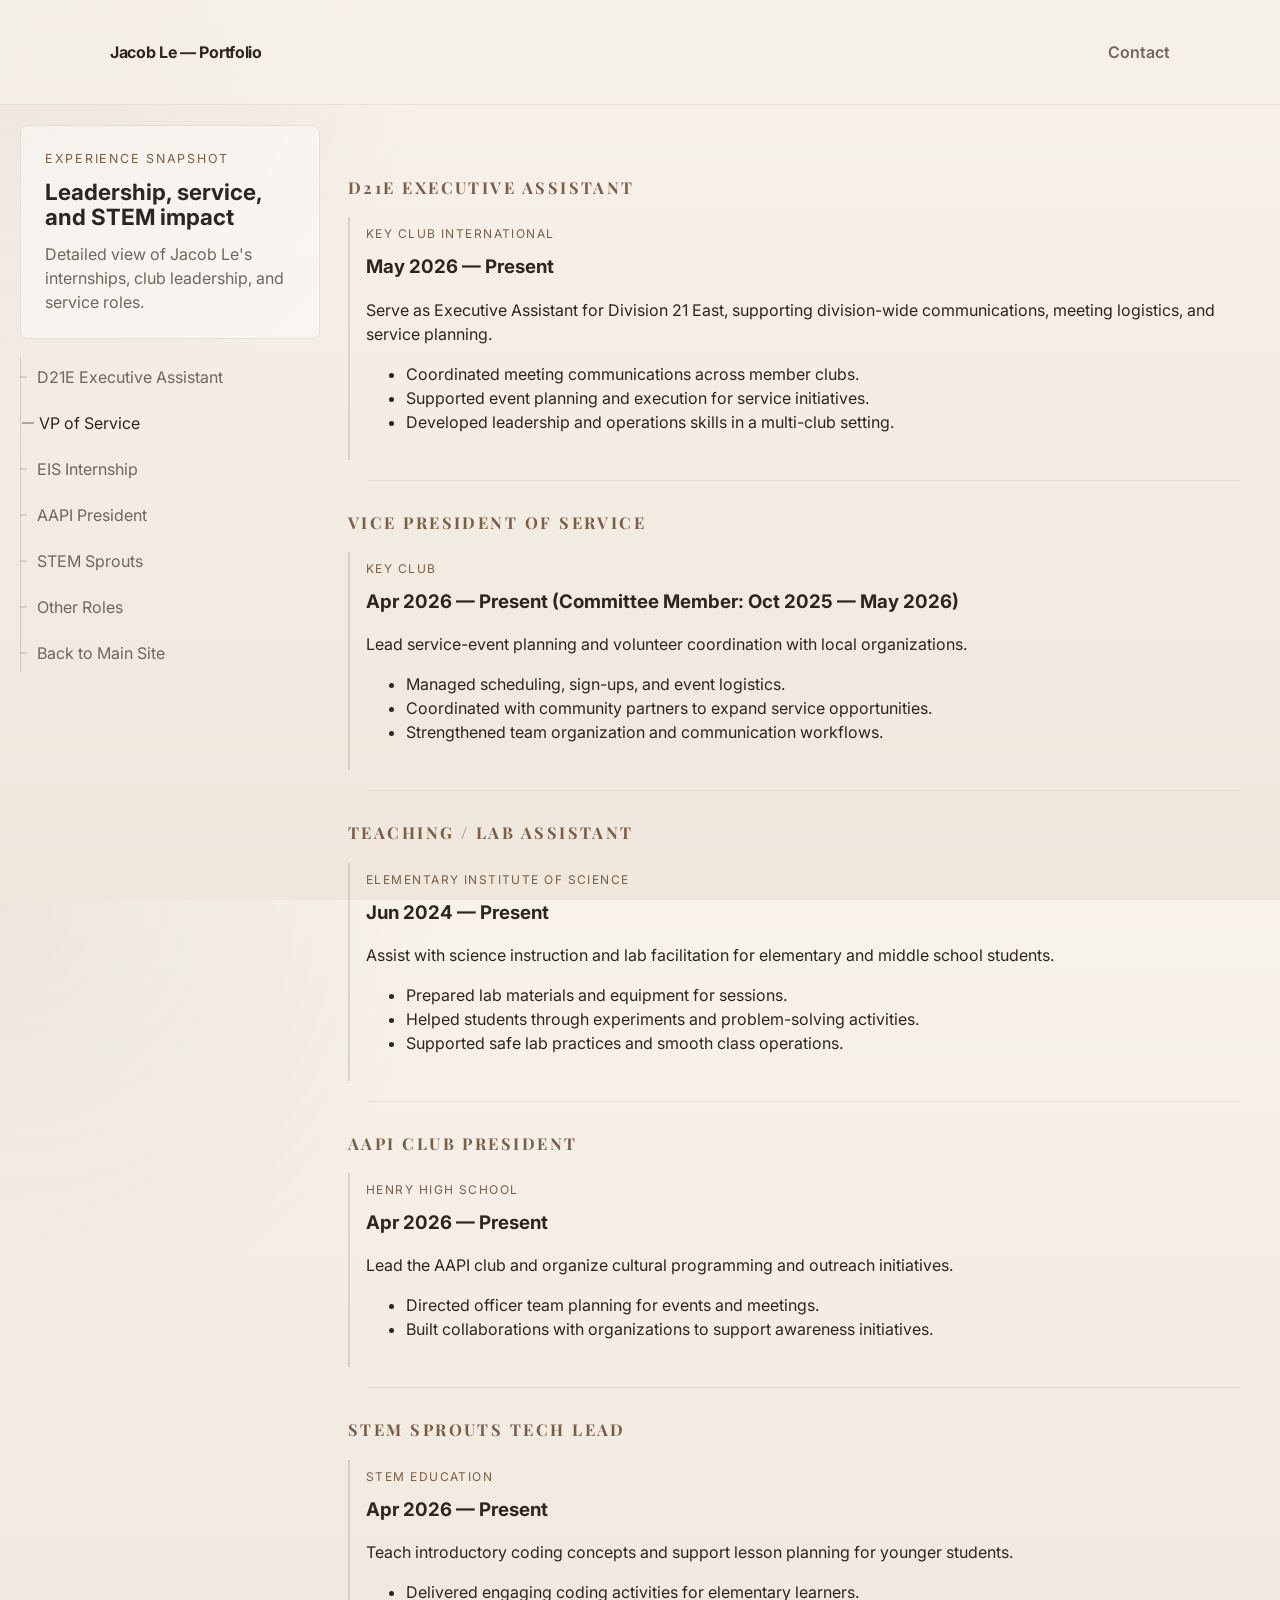
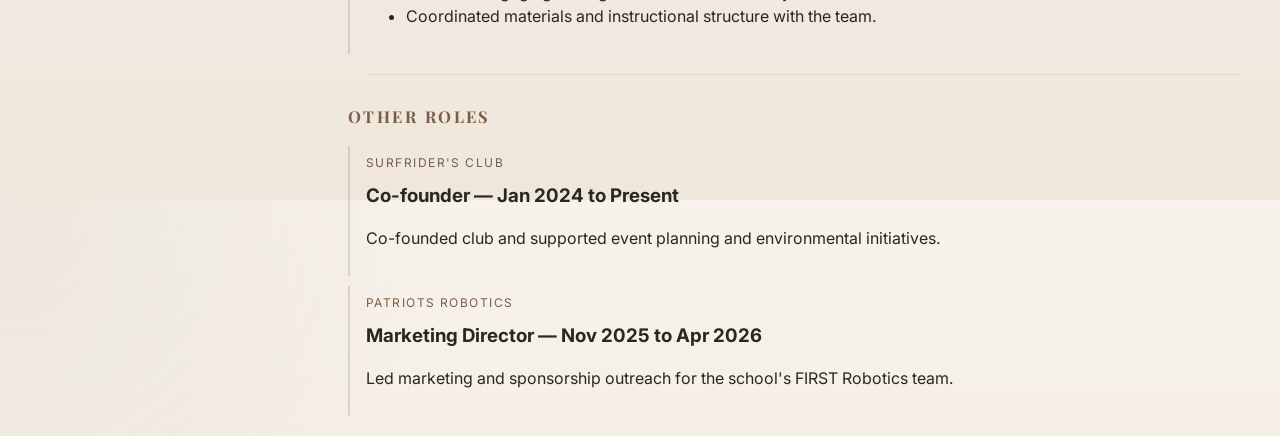
<file: experience.html>
<!doctype html>
<html lang="en">
  <head>
    <meta charset="utf-8" />
    <meta name="viewport" content="width=device-width,initial-scale=1" />
    <title>Jacob Le — Experience</title>
    <link rel="preconnect" href="https://fonts.googleapis.com">
    <link rel="preconnect" href="https://fonts.gstatic.com" crossorigin>
    <link href="https://fonts.googleapis.com/css2?family=Inter:wght@300;400;500;600;700;800&family=Playfair+Display:wght@400;600&display=swap" rel="stylesheet">
    <link rel="stylesheet" href="style.css">
  </head>
  <body>
    <header class="site-header">
      <div class="container header-inner">
        <a class="brand" href="index.html">Jacob Le — Portfolio</a>
        <a class="header-link" href="index.html#contact">Contact</a>
      </div>
    </header>

    <main class="portfolio-shell">
      <aside class="sidebar">
        <div class="sidebar-card">
          <p class="eyebrow">Experience Snapshot</p>
          <h1>Leadership, service, and STEM impact</h1>
          <p class="sidebar-copy">Detailed view of Jacob Le's internships, club leadership, and service roles.</p>
        </div>

        <nav class="side-menu" aria-label="Experience navigation">
          <a href="#d21e">D21E Executive Assistant</a>
          <a href="#vp-service">VP of Service</a>
          <a href="#eis">EIS Internship</a>
          <a href="#aapi">AAPI President</a>
          <a href="#stem">STEM Sprouts</a>
          <a href="#other">Other Roles</a>
          <a href="index.html#experience">Back to Main Site</a>
        </nav>
      </aside>

      <div class="content-column">
        <section class="section container" id="d21e">
          <h2 class="section-title">D21E Executive Assistant</h2>
          <div class="timeline">
            <article class="timeline-item">
              <p class="timeline-tag">Key Club International</p>
              <h3>May 2026 — Present</h3>
              <p>Serve as Executive Assistant for Division 21 East, supporting division-wide communications, meeting logistics, and service planning.</p>
              <ul>
                <li>Coordinated meeting communications across member clubs.</li>
                <li>Supported event planning and execution for service initiatives.</li>
                <li>Developed leadership and operations skills in a multi-club setting.</li>
              </ul>
            </article>
          </div>
        </section>

        <section class="section container" id="vp-service">
          <h2 class="section-title">Vice President of Service</h2>
          <div class="timeline">
            <article class="timeline-item">
              <p class="timeline-tag">Key Club</p>
              <h3>Apr 2026 — Present (Committee Member: Oct 2025 — May 2026)</h3>
              <p>Lead service-event planning and volunteer coordination with local organizations.</p>
              <ul>
                <li>Managed scheduling, sign-ups, and event logistics.</li>
                <li>Coordinated with community partners to expand service opportunities.</li>
                <li>Strengthened team organization and communication workflows.</li>
              </ul>
            </article>
          </div>
        </section>

        <section class="section container" id="eis">
          <h2 class="section-title">Teaching / Lab Assistant</h2>
          <div class="timeline">
            <article class="timeline-item">
              <p class="timeline-tag">Elementary Institute of Science</p>
              <h3>Jun 2024 — Present</h3>
              <p>Assist with science instruction and lab facilitation for elementary and middle school students.</p>
              <ul>
                <li>Prepared lab materials and equipment for sessions.</li>
                <li>Helped students through experiments and problem-solving activities.</li>
                <li>Supported safe lab practices and smooth class operations.</li>
              </ul>
            </article>
          </div>
        </section>

        <section class="section container" id="aapi">
          <h2 class="section-title">AAPI Club President</h2>
          <div class="timeline">
            <article class="timeline-item">
              <p class="timeline-tag">Henry High School</p>
              <h3>Apr 2026 — Present</h3>
              <p>Lead the AAPI club and organize cultural programming and outreach initiatives.</p>
              <ul>
                <li>Directed officer team planning for events and meetings.</li>
                <li>Built collaborations with organizations to support awareness initiatives.</li>
              </ul>
            </article>
          </div>
        </section>

        <section class="section container" id="stem">
          <h2 class="section-title">STEM Sprouts Tech Lead</h2>
          <div class="timeline">
            <article class="timeline-item">
              <p class="timeline-tag">STEM Education</p>
              <h3>Apr 2026 — Present</h3>
              <p>Teach introductory coding concepts and support lesson planning for younger students.</p>
              <ul>
                <li>Delivered engaging coding activities for elementary learners.</li>
                <li>Coordinated materials and instructional structure with the team.</li>
              </ul>
            </article>
          </div>
        </section>

        <section class="section container" id="other">
          <h2 class="section-title">Other Roles</h2>
          <div class="timeline">
            <article class="timeline-item">
              <p class="timeline-tag">Surfrider's Club</p>
              <h3>Co-founder — Jan 2024 to Present</h3>
              <p>Co-founded club and supported event planning and environmental initiatives.</p>
            </article>
            <article class="timeline-item">
              <p class="timeline-tag">Patriots Robotics</p>
              <h3>Marketing Director — Nov 2025 to Apr 2026</h3>
              <p>Led marketing and sponsorship outreach for the school's FIRST Robotics team.</p>
            </article>
          </div>
        </section>
      </div>
    </main>
    <script src="app.js"></script>
  </body>
</html>
</file>
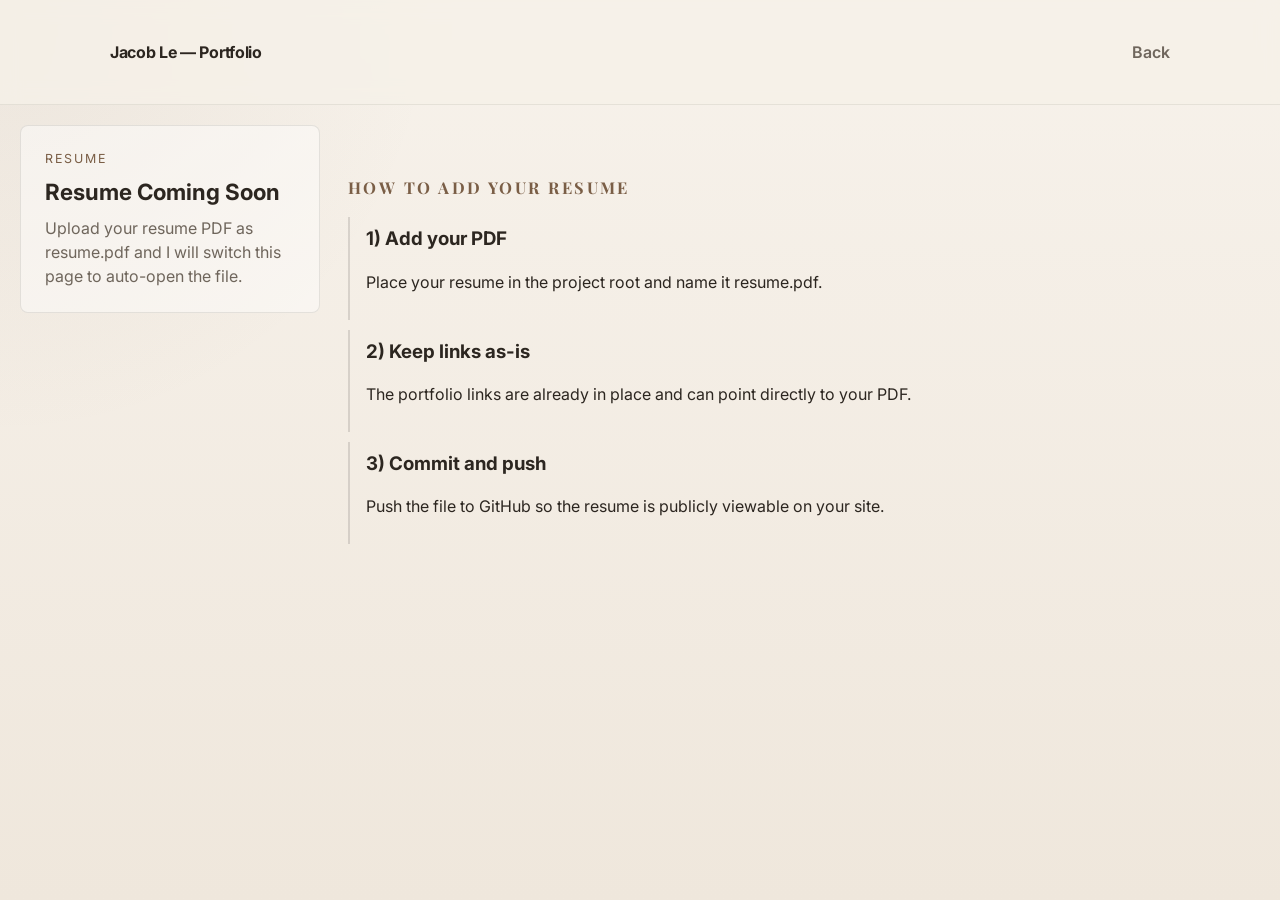
<file: resume.html>
<!doctype html>
<html lang="en">
  <head>
    <meta charset="utf-8" />
    <meta name="viewport" content="width=device-width,initial-scale=1" />
    <title>Jacob Le — Resume</title>
    <link rel="preconnect" href="https://fonts.googleapis.com">
    <link rel="preconnect" href="https://fonts.gstatic.com" crossorigin>
    <link href="https://fonts.googleapis.com/css2?family=Inter:wght@300;400;500;600;700;800&family=Playfair+Display:wght@400;600&display=swap" rel="stylesheet">
    <link rel="stylesheet" href="style.css">
  </head>
  <body>
    <header class="site-header">
      <div class="container header-inner">
        <a class="brand" href="index.html">Jacob Le — Portfolio</a>
        <a class="header-link" href="index.html#contact">Back</a>
      </div>
    </header>

    <main class="portfolio-shell">
      <aside class="sidebar">
        <div class="sidebar-card">
          <p class="eyebrow">Resume</p>
          <h1>Resume Coming Soon</h1>
          <p class="sidebar-copy">Upload your resume PDF as resume.pdf and I will switch this page to auto-open the file.</p>
        </div>
      </aside>

      <div class="content-column">
        <section class="section container">
          <h2 class="section-title">How to Add Your Resume</h2>
          <div class="timeline">
            <article class="timeline-item">
              <h3>1) Add your PDF</h3>
              <p>Place your resume in the project root and name it resume.pdf.</p>
            </article>
            <article class="timeline-item">
              <h3>2) Keep links as-is</h3>
              <p>The portfolio links are already in place and can point directly to your PDF.</p>
            </article>
            <article class="timeline-item">
              <h3>3) Commit and push</h3>
              <p>Push the file to GitHub so the resume is publicly viewable on your site.</p>
            </article>
          </div>
        </section>
      </div>
    </main>
    <script src="app.js"></script>
  </body>
</html>
</file>
<file: style.css>
:root{
  --bg:#f6f1e8;
  --card:#fffaf3;
  --panel:#f0e8dc;
  --muted:#6f665c;
  --text:#2c2620;
  --accent:#7a5e46;
  --accent-soft:rgba(122,94,70,0.12);
  --glass:rgba(122,94,70,0.05);
  --border:rgba(44,38,32,0.10);
  --radius:8px;
  --max-width:1100px;
  --gap:24px;
}
*{box-sizing:border-box}
html,body{height:100%}
html{scroll-behavior:smooth}
body{
  margin:0;
  font-family:Inter,system-ui,-apple-system,Segoe UI,Roboto,"Helvetica Neue",Arial;
  background:
    radial-gradient(circle at top left, rgba(122,94,70,0.08), transparent 28%),
    linear-gradient(180deg,#f7f2eb 0%, #efe7dc 100%);
  color:var(--text);
  -webkit-font-smoothing:antialiased;
  -moz-osx-font-smoothing:grayscale;
  line-height:1.5;
}
body.is-loading{opacity:0.01}
body.is-ready{opacity:1;transition:opacity .45s ease}
.container{max-width:var(--max-width);margin:0 auto;padding:40px 20px}
.site-header{backdrop-filter: blur(10px);position:sticky;top:0;background:rgba(246,241,232,0.82);border-bottom:1px solid rgba(44,38,32,0.08);z-index:30}
.header-inner{display:flex;align-items:center;justify-content:space-between}
.brand{font-weight:700;color:var(--text);text-decoration:none;letter-spacing:-0.02em}
.header-link{color:var(--muted);text-decoration:none;font-weight:600}
.portfolio-shell{display:grid;grid-template-columns:300px minmax(0,1fr);gap:28px;max-width:calc(var(--max-width) + 300px);margin:0 auto;padding:20px}
.sidebar{position:sticky;top:84px;align-self:start;display:flex;flex-direction:column;gap:18px}
.sidebar-card{background:rgba(255,255,255,0.44);border:1px solid var(--border);border-radius:var(--radius);padding:24px}
.sidebar-card h1{font-size:1.4rem;line-height:1.15;margin:8px 0 12px}
.sidebar-copy{color:var(--muted);margin:0}
.eyebrow{margin:0 0 10px;color:var(--accent);font-size:0.78rem;letter-spacing:0.14em;text-transform:uppercase}
.sidebar-meta{display:flex;flex-wrap:wrap;gap:8px;margin-top:16px}
.sidebar-meta span{padding:0;border-radius:0;background:none;color:var(--muted);font-size:0.82rem;border:0}
.side-menu{display:flex;flex-direction:column;gap:6px;padding-left:14px;border-left:1px solid rgba(44,38,32,0.16)}
.side-menu a{position:relative;color:var(--muted);text-decoration:none;padding:8px 2px;border-radius:0;transition:color .2s,transform .2s}
.side-menu a::before{content:"";position:absolute;left:-15px;top:50%;width:7px;height:1px;background:rgba(44,38,32,0.25);transform:translateY(-50%);transition:width .2s,background .2s}
.side-menu a:hover,.side-menu a.active{color:var(--text);transform:translateX(2px)}
.side-menu a:hover::before,.side-menu a.active::before{width:12px;background:var(--accent)}
.content-column{min-width:0}
.hero{padding:34px 0 8px}
.hero-grid{display:grid;grid-template-columns:minmax(0,1fr) 380px;gap:24px;align-items:center}
.hero-text h2{font-size:clamp(2rem,4vw,3.5rem);line-height:1.02;margin:0 0 12px;max-width:12ch}
.headline{color:var(--accent);margin:0 0 12px;font-size:0.95rem;max-width:58ch}
.profile-wrap{display:flex;align-items:center;gap:14px;margin-bottom:14px}
.profile-img{width:72px;height:72px;border-radius:8px;object-fit:cover;border:1px solid var(--border);box-shadow:0 6px 18px rgba(44,38,32,0.04)}
.monogram{width:72px;height:72px;border-radius:8px;background:var(--panel);display:none;align-items:center;justify-content:center;font-weight:700;color:var(--text);border:1px solid var(--border);font-size:1.2rem}
.hero-text h2, .card-content h3{font-family:'Playfair Display', Georgia, serif;color:var(--text);font-weight:600}
.section-title{font-family:'Playfair Display', Georgia, serif}
.lead{color:var(--muted);margin:0 0 18px;max-width:62ch}
.skills{display:flex;gap:12px;padding:0;margin:18px 0 0;list-style:none}
.skills li{background:transparent;border:1px solid rgba(44,38,32,0.12);padding:8px 12px;border-radius:6px;color:var(--muted);font-size:0.9rem}
.btn{display:inline-block;padding:10px 14px;border-radius:10px;text-decoration:none;font-weight:600}
.btn.primary{background:linear-gradient(90deg,#3f342d,#5a4637);color:#fffaf2}
.btn.ghost{border:1px solid var(--border);color:var(--muted);margin-left:10px;background:rgba(255,255,255,0.34)}
.hero-card .card-inner{background:rgba(255,255,255,0.42);padding:20px;border-radius:var(--radius);border:1px solid var(--border);display:grid;gap:18px}
.stat-grid{display:grid;grid-template-columns:repeat(3,1fr);gap:12px}
.stat-grid div{padding:12px;border-radius:10px;background:rgba(255,255,255,0.52);border:1px solid var(--border)}
.stat-value{display:block;font-size:1.4rem;font-weight:800;color:var(--accent)}
.stat-label{display:block;color:var(--muted);font-size:0.8rem;line-height:1.2}
.card-content h3{margin:0 0 8px;font-size:1rem}
.section{padding:50px 0 0;scroll-margin-top:92px}
.content-column .section{position:relative}
.content-column .section:not(:first-of-type)::before{content:"";position:absolute;top:20px;left:20px;right:20px;height:1px;background:rgba(44,38,32,0.08)}
.section-title{font-size:1.02rem;margin:0 0 18px;color:var(--accent);text-transform:uppercase;letter-spacing:0.15em}
.info-grid,.projects-grid{display:grid;gap:20px}
.info-grid{grid-template-columns:repeat(2, minmax(0,1fr))}
.timeline{display:grid;gap:10px}
.timeline-item,.info-card{background:transparent;border:0;border-left:2px solid rgba(44,38,32,0.14);border-radius:0;padding:8px 0 10px 16px;box-shadow:none}
.timeline-item h3,.info-card h3,.project-body h3{margin:0 0 8px}
.timeline-tag{margin:0 0 10px;color:var(--accent);font-size:0.75rem;letter-spacing:0.12em;text-transform:uppercase}
.experience-links{display:flex;flex-wrap:wrap;gap:8px;margin-bottom:14px}
.experience-links a{border:0;padding:2px 0;text-decoration:none;color:var(--muted);background:none;font-size:0.85rem;border-bottom:1px dotted rgba(44,38,32,0.2)}
.experience-links a.inline-link{color:var(--accent);font-weight:600;border-bottom-color:var(--accent)}
.projects-grid{grid-template-columns:repeat(2,minmax(0,1fr))}
.project-card{background:var(--card);border:1px solid var(--border);border-radius:4px;overflow:hidden;transition:transform .35s cubic-bezier(.2,.9,.2,1),box-shadow .35s;transform:translateY(12px);opacity:0;box-shadow:none}
.project-card.visible{transform:none;opacity:1}
.project-card img{width:100%;height:160px;object-fit:cover;display:block}
.project-body{padding:16px}
.project-body p{color:var(--muted);margin:0 0 10px}
.meta{font-size:0.9rem}
.project-links a{color:var(--accent);text-decoration:none;margin-right:12px;font-weight:600}
.credentials{list-style:none;padding:0;margin:0;color:var(--muted)}
.credentials li{padding:14px 0;border-bottom:1px solid rgba(44,38,32,0.08)}
.contact-grid{display:flex;flex-wrap:wrap;gap:12px;margin-top:12px}
.contact-card{background:transparent;border:1px solid var(--border);padding:12px 16px;border-radius:6px;color:var(--muted);text-decoration:none}
.site-footer{padding:28px 0 40px;border-top:1px solid rgba(44,38,32,0.08);color:var(--muted)}

/* Responsive */
@media (max-width:1100px){
  .portfolio-shell{grid-template-columns:1fr;max-width:var(--max-width)}
  .sidebar{position:relative;top:auto}
  .side-menu{flex-direction:row;flex-wrap:wrap}
  .side-menu a{padding:10px 12px}
}
@media (max-width:900px){
  .hero-grid{grid-template-columns:1fr}
  .projects-grid,.info-grid{grid-template-columns:1fr}
  .container{padding:26px 16px}
}

/* small micro-interactions */
.project-card:hover{transform:translateY(-4px);box-shadow:0 8px 22px rgba(44,38,32,0.12)}
.motion-item,.reveal{opacity:0;transform:translateY(16px);transition:opacity .68s cubic-bezier(.21,.75,.26,1),transform .68s cubic-bezier(.21,.75,.26,1);transition-delay:var(--stagger,0ms)}
.motion-item.visible,.reveal.visible{opacity:1;transform:none}

/* subtle focus states */
a:focus{outline:2px solid rgba(122,94,70,0.2);outline-offset:3px}

@media (prefers-reduced-motion: reduce){
  html{scroll-behavior:auto}
  .motion-item,.reveal,.project-card{opacity:1;transform:none;transition:none}
  body.is-loading,body.is-ready{opacity:1;transition:none}
}
</file>
